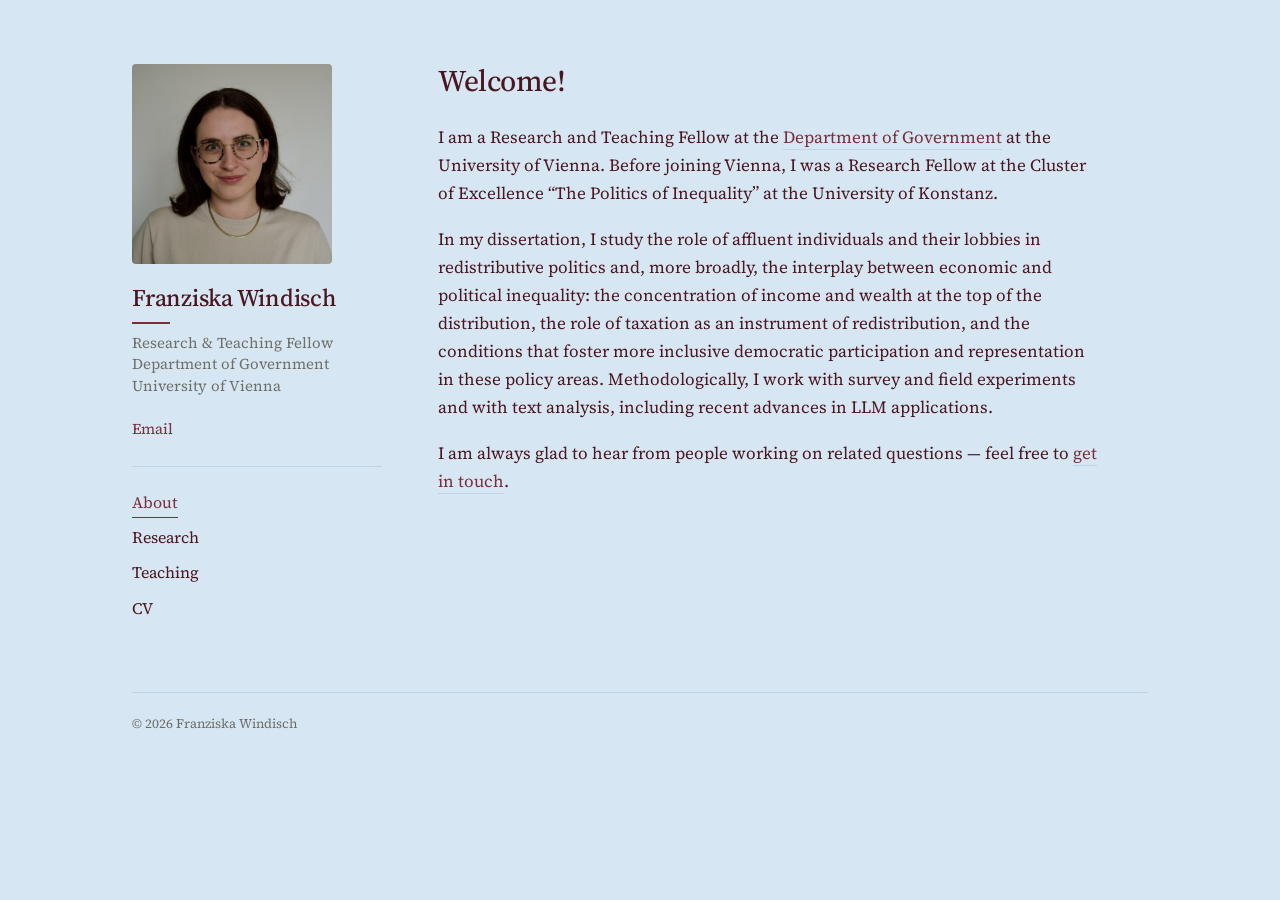
<file: index.html>
<!DOCTYPE html>
<html lang="en">
<head>
  <meta charset="utf-8">
  <meta name="viewport" content="width=device-width, initial-scale=1">
  <title>Franziska Windisch</title>
  <meta name="description" content="Franziska Windisch — Research and Teaching Fellow in Political Science at the University of Vienna, working on economic elites, taxation, and democratic participation.">
  <meta name="author" content="Franziska Windisch">
  <link rel="canonical" href="https://fraxwin.github.io/">

  <!-- Open Graph (link previews on social/messaging) -->
  <meta property="og:type" content="website">
  <meta property="og:title" content="Franziska Windisch">
  <meta property="og:description" content="Research and Teaching Fellow in Political Science at the University of Vienna.">
  <meta property="og:url" content="https://fraxwin.github.io/">
  <meta property="og:image" content="https://fraxwin.github.io/assets/headshot.jpg">

  <!-- Structured data: tells search engines this page is about a person -->
  <script type="application/ld+json">
  {
    "@context": "https://schema.org",
    "@type": "Person",
    "name": "Franziska Windisch",
    "url": "https://fraxwin.github.io/",
    "image": "https://fraxwin.github.io/assets/headshot.jpg",
    "jobTitle": "Research and Teaching Fellow",
    "affiliation": {
      "@type": "Organization",
      "name": "Department of Government, University of Vienna"
    },
    "email": "mailto:franziska.windisch@univie.ac.at",
    "knowsAbout": ["Political economy", "Economic inequality", "Taxation", "Deliberative democracy", "Redistribution"]
  }
  </script>
  <link rel="preconnect" href="https://fonts.googleapis.com">
  <link rel="preconnect" href="https://fonts.gstatic.com" crossorigin>
  <link href="https://fonts.googleapis.com/css2?family=Source+Serif+4:ital,opsz,wght@0,8..60,400;0,8..60,500;0,8..60,600;1,8..60,400&display=swap" rel="stylesheet">
  <link rel="stylesheet" href="assets/css/style.css">
</head>
<body>
  <div class="wrap">

    <aside class="panel">
      <img class="panel__photo" src="assets/headshot.jpg" alt="Franziska Windisch">
      <h1 class="panel__name">Franziska Windisch</h1>
      <p class="panel__role">
        Research &amp; Teaching Fellow<br>
        Department of Government<br>
        University of Vienna
      </p>
      <ul class="panel__links">
        <li><a href="mailto:franziska.windisch@univie.ac.at">Email</a></li>
      </ul>
      <ul class="nav">
        <li><a href="index.html" class="is-active">About</a></li>
        <li><a href="research.html">Research</a></li>
        <li><a href="teaching.html">Teaching</a></li>
        <li><a href="cv.html">CV</a></li>
      </ul>
    </aside>

    <main class="content">
      <h1>Welcome!</h1>

      <p>I am a Research and Teaching Fellow at the
      <a href="https://politikwissenschaft.univie.ac.at/">Department of Government</a>
      at the University of Vienna. Before joining Vienna, I was a Research Fellow at
      the Cluster of Excellence &ldquo;The Politics of Inequality&rdquo; at the
      University of Konstanz.</p>

      <p>In my dissertation, I study the role of affluent individuals and their
      lobbies in redistributive politics and, more broadly, the interplay between
      economic and political inequality: the concentration of income and wealth at
      the top of the distribution, the role of taxation as an instrument of
      redistribution, and the conditions that foster more inclusive democratic
      participation and representation in these policy areas. Methodologically, I
      work with survey and field experiments and with text
      analysis, including recent advances in LLM applications.</p>

      <p>I am always glad to hear from people working on related questions &mdash;
      feel free to <a href="mailto:franziska.windisch@univie.ac.at">get in touch</a>.</p>
    </main>

    <footer class="site">
      © <span id="yr"></span> Franziska Windisch
    </footer>
  </div>
  <script>document.getElementById('yr').textContent = new Date().getFullYear();</script>
</body>
</html>
</file>
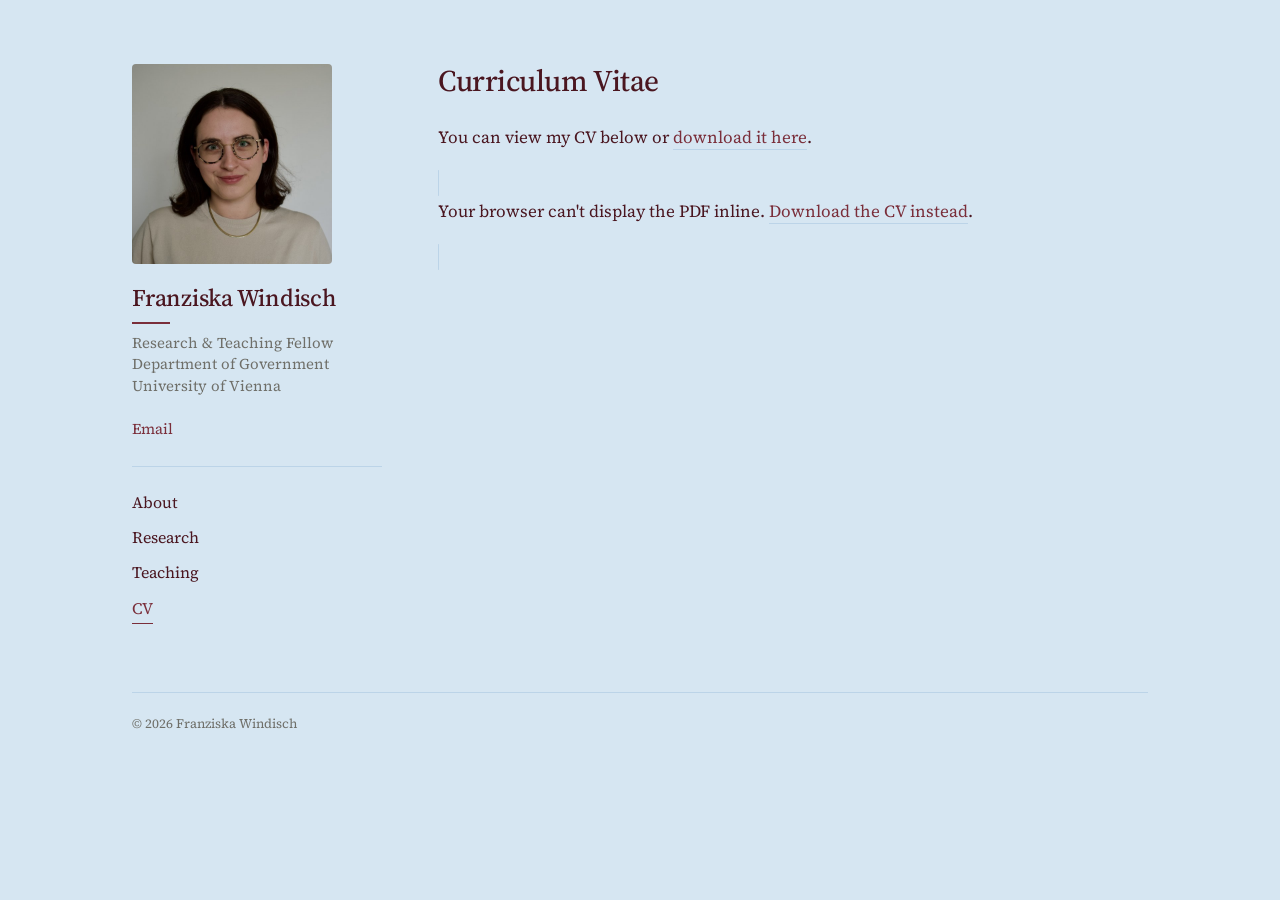
<file: cv.html>
<!DOCTYPE html>
<html lang="en">
<head>
  <meta charset="utf-8">
  <meta name="viewport" content="width=device-width, initial-scale=1">
  <title>CV — Franziska Windisch</title>
  <link rel="preconnect" href="https://fonts.googleapis.com">
  <link rel="preconnect" href="https://fonts.gstatic.com" crossorigin>
  <link href="https://fonts.googleapis.com/css2?family=Source+Serif+4:ital,opsz,wght@0,8..60,400;0,8..60,500;0,8..60,600;1,8..60,400&display=swap" rel="stylesheet">
  <link rel="stylesheet" href="assets/css/style.css">
</head>
<body>
  <div class="wrap">

    <aside class="panel">
      <img class="panel__photo" src="assets/headshot.jpg" alt="Franziska Windisch">
      <h1 class="panel__name">Franziska Windisch</h1>
      <p class="panel__role">
        Research &amp; Teaching Fellow<br>
        Department of Government<br>
        University of Vienna
      </p>
      <ul class="panel__links">
        <li><a href="mailto:franziska.windisch@univie.ac.at">Email</a></li>
      </ul>
      <ul class="nav">
        <li><a href="index.html">About</a></li>
        <li><a href="research.html">Research</a></li>
        <li><a href="teaching.html">Teaching</a></li>
        <li><a href="cv.html" class="is-active">CV</a></li>
      </ul>
    </aside>

    <main class="content">
      <h1>Curriculum Vitae</h1>

      <p>You can view my CV below or
      <a href="assets/cv.pdf">download it here</a>.</p>

      <object data="assets/cv.pdf" type="application/pdf" class="cv-embed">
        <p>Your browser can't display the PDF inline.
        <a href="assets/cv.pdf">Download the CV instead</a>.</p>
      </object>
    </main>

    <footer class="site">
      © <span id="yr"></span> Franziska Windisch
    </footer>
  </div>
  <script>document.getElementById('yr').textContent = new Date().getFullYear();</script>
</body>
</html>
</file>
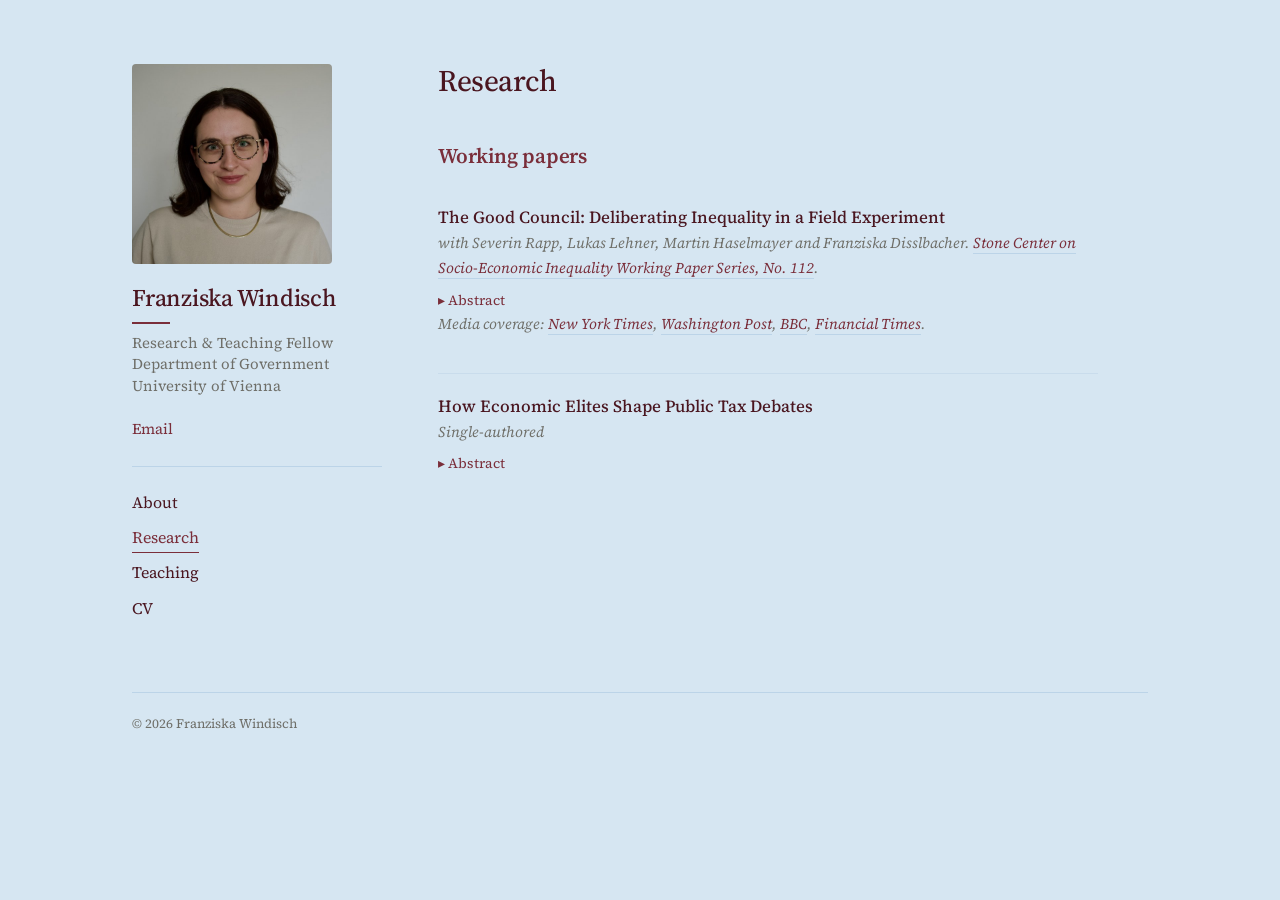
<file: research.html>
<!DOCTYPE html>
<html lang="en">
<head>
  <meta charset="utf-8">
  <meta name="viewport" content="width=device-width, initial-scale=1">
  <title>Research — Franziska Windisch</title>
  <link rel="preconnect" href="https://fonts.googleapis.com">
  <link rel="preconnect" href="https://fonts.gstatic.com" crossorigin>
  <link href="https://fonts.googleapis.com/css2?family=Source+Serif+4:ital,opsz,wght@0,8..60,400;0,8..60,500;0,8..60,600;1,8..60,400&display=swap" rel="stylesheet">
  <link rel="stylesheet" href="assets/css/style.css">
</head>
<body>
  <div class="wrap">

    <aside class="panel">
      <img class="panel__photo" src="assets/headshot.jpg" alt="Franziska Windisch">
      <h1 class="panel__name">Franziska Windisch</h1>
      <p class="panel__role">
        Research &amp; Teaching Fellow<br>
        Department of Government<br>
        University of Vienna
      </p>
      <ul class="panel__links">
        <li><a href="mailto:franziska.windisch@univie.ac.at">Email</a></li>
      </ul>
      <ul class="nav">
        <li><a href="index.html">About</a></li>
        <li><a href="research.html" class="is-active">Research</a></li>
        <li><a href="teaching.html">Teaching</a></li>
        <li><a href="cv.html">CV</a></li>
      </ul>
    </aside>

    <main class="content">
      <h1>Research</h1>

      <h2>Working papers</h2>
      <ul class="pub-list">
        <li class="pub">
          <div class="pub__title">The Good Council: Deliberating Inequality in a Field Experiment</div>
          <div class="pub__meta">with Severin Rapp, Lukas Lehner, Martin Haselmayer and Franziska Disslbacher. <a href="https://osf.io/preprints/socarxiv/zcuw6_v1">Stone Center on Socio-Economic Inequality Working Paper Series, No. 112</a>.</div>
          <details class="abstract">
            <summary></summary>
            <p>Can democratic innovations make political decision-making more informed
            and inclusive, or do they mostly engage those who are already active? This
            study contributes to debates on deliberative and participatory democracy
            with a pre-registered field experiment embedded in a citizens' assembly on
            wealth inequality in Austria. It examines how participation shapes
            redistributive preferences and democratic attitudes. By comparing
            participants, non-selected registrants, and a representative population
            sample, our design estimates the effects of assembly participation while
            accounting for self-selection. Participants gain knowledge and converge on
            a preferred tax design, yet we find no increases in political efficacy,
            engagement, or support for wealth taxation. These findings reflect strong
            self-selection among registrants, despite extensive recruitment efforts and
            attitudinal balancing on a broad issue-relevant item. This highlights both
            the promise and limits of democratic innovations: assemblies can foster
            informed agreement, yet their broader impact depends on inclusive framing,
            recruitment, and institutional anchoring.</p>
          </details>
          <p class="pub__meta">Media coverage:
          <a href="https://www.nytimes.com/2024/01/11/world/europe/austria-heiress-engelhorn-inheritance-giveaway.html">New York Times</a>,
          <a href="https://www.washingtonpost.com/world/2024/01/11/marlene-engelhorn-heiress-austria-millionaire/">Washington Post</a>,
          <a href="https://www.bbc.co.uk/news/world-europe-67935463">BBC</a>,
          <a href="https://www.ft.com/content/23f62cb4-a0a7-462d-8a26-a2996630a7a9">Financial Times</a>.</p>
        </li>
        <li class="pub">
          <div class="pub__title">How Economic Elites Shape Public Tax Debates</div>
          <div class="pub__meta">Single-authored</div>
          <details class="abstract">
            <summary></summary>
            <p>Economic elites are widely seen as influential in tax policymaking, yet
            their role in shaping public tax debates remains less understood. This paper
            argues that economic elites occupy a central role in public debates on taxing
            the rich because journalists rely on them as authoritative interpreters of
            complex policies, while elites themselves can credibly speak to the
            feasibility and economic consequences of tax policies. To examine this, I
            develop a novel claim-level approach to studying public debates on taxing the
            rich, drawing on a newly collected dataset of newspaper coverage in Austria
            and the United Kingdom from the 1990s to 2024. The findings show that economic
            elites are highly prominent participants in debates on taxing the rich,
            appearing in around 26% of relevant articles in Austria and 51% in the UK. In
            line with their theorized role as policy experts, and in contrast to political
            elites, they justify their positions primarily through technical and
            structural frames, while moral justifications remain comparatively rare. This
            highlights that public debates over redistribution are not only a product of
            overt partisan contestation, but are also shaped by economic elites' ability
            to influence the informational environment in which citizens interpret and
            evaluate redistributive policies.</p>
          </details>
        </li>
      </ul>
    </main>

    <footer class="site">
      © <span id="yr"></span> Franziska Windisch
    </footer>
  </div>
  <script>document.getElementById('yr').textContent = new Date().getFullYear();</script>
</body>
</html>
</file>
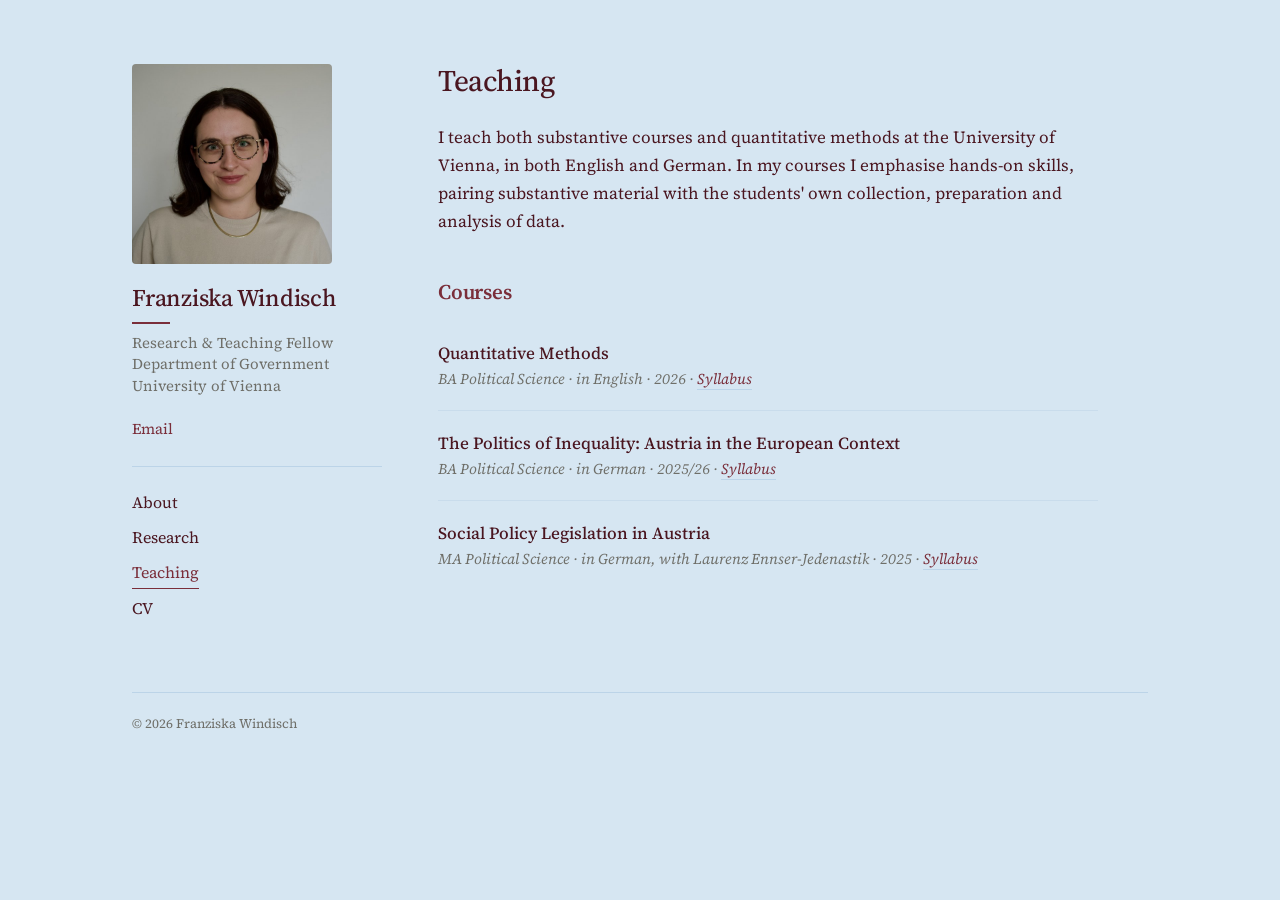
<file: teaching.html>
<!DOCTYPE html>
<html lang="en">
<head>
  <meta charset="utf-8">
  <meta name="viewport" content="width=device-width, initial-scale=1">
  <title>Teaching — Franziska Windisch</title>
  <link rel="preconnect" href="https://fonts.googleapis.com">
  <link rel="preconnect" href="https://fonts.gstatic.com" crossorigin>
  <link href="https://fonts.googleapis.com/css2?family=Source+Serif+4:ital,opsz,wght@0,8..60,400;0,8..60,500;0,8..60,600;1,8..60,400&display=swap" rel="stylesheet">
  <link rel="stylesheet" href="assets/css/style.css">
</head>
<body>
  <div class="wrap">

    <aside class="panel">
      <img class="panel__photo" src="assets/headshot.jpg" alt="Franziska Windisch">
      <h1 class="panel__name">Franziska Windisch</h1>
      <p class="panel__role">
        Research &amp; Teaching Fellow<br>
        Department of Government<br>
        University of Vienna
      </p>
      <ul class="panel__links">
        <li><a href="mailto:franziska.windisch@univie.ac.at">Email</a></li>
      </ul>
      <ul class="nav">
        <li><a href="index.html">About</a></li>
        <li><a href="research.html">Research</a></li>
        <li><a href="teaching.html" class="is-active">Teaching</a></li>
        <li><a href="cv.html">CV</a></li>
      </ul>
    </aside>

    <main class="content">
      <h1>Teaching</h1>

      <p>I teach both substantive courses and quantitative methods at the University
      of Vienna, in both English and German. In my courses I emphasise hands-on skills,
      pairing substantive material with the students' own collection, preparation and
      analysis of data.</p>

      <h2>Courses</h2>
      <ul class="pub-list">
        <li class="pub">
          <div class="pub__title">Quantitative Methods</div>
          <div class="pub__meta">BA Political Science &middot; in English &middot; 2026 &middot; <a href="https://drive.google.com/file/d/1dz3sfSXZ9Eclkvgz-cW51f4n5ZagbtU1/view?usp=share_link">Syllabus</a></div>
        </li>
        <li class="pub">
          <div class="pub__title">The Politics of Inequality: Austria in the European Context</div>
          <div class="pub__meta">BA Political Science &middot; in German &middot; 2025/26 &middot; <a href="https://drive.google.com/file/d/1eLIzIQKaGeVQ0dWcjx7W1_QNOKPy5_Rp/view?usp=share_link">Syllabus</a></div>
        </li>
        <li class="pub">
          <div class="pub__title">Social Policy Legislation in Austria</div>
          <div class="pub__meta">MA Political Science &middot; in German, with Laurenz Ennser-Jedenastik &middot; 2025 &middot; <a href="https://drive.google.com/file/d/1sAD_fniO_46M_wEZvP8K6OzcgKeRjtFD/view?usp=share_link">Syllabus</a></div>
        </li>
      </ul>
    </main>

    <footer class="site">
      © <span id="yr"></span> Franziska Windisch
    </footer>
  </div>
  <script>document.getElementById('yr').textContent = new Date().getFullYear();</script>
</body>
</html>
</file>
<file: assets/css/style.css>
/* ---------------------------------------------------------------
   Franziska Windisch — academic homepage
   Type: Source Serif 4 throughout
   Layout: fixed left panel + content column, five pages
----------------------------------------------------------------- */

:root {
  --maxw: 1080px;
  --panel-w: 250px;
  --gap: 56px;

  --ink:      #4a1620;
  --ink-soft: #6f6f69;
  --ink-mute: #6f6f69;
  --line:     #bcd4e8;
  --line-soft:#c9dcec;
  --bg:       #d6e6f2;
  --panel-bg: #d6e6f2;
  --accent:   #7a2e3a;   /* burgundy, adjustable */
  --accent-h: #6a2530;
}

* { box-sizing: border-box; }

html { -webkit-text-size-adjust: 100%; }

body {
  margin: 0;
  background: var(--bg);
  color: var(--ink);
  font-family: "Source Serif 4", Georgia, "Times New Roman", serif;
  font-size: 17px;
  line-height: 1.65;
  font-weight: 400;
  -webkit-font-smoothing: antialiased;
  text-rendering: optimizeLegibility;
}

.wrap {
  max-width: var(--maxw);
  margin: 0 auto;
  padding: 64px 32px 96px;
  display: grid;
  grid-template-columns: var(--panel-w) 1fr;
  column-gap: var(--gap);
  align-items: start;
}

/* -------------------- left panel -------------------- */

.panel {
  position: sticky;
  top: 64px;
}

.panel__photo {
  width: 100%;
  max-width: 200px;
  aspect-ratio: 1 / 1;
  object-fit: cover;
  border-radius: 4px;
  background: #eceadf;
  display: block;
  margin-bottom: 20px;
}

.panel__name {
  font-size: 24px;
  font-weight: 500;
  line-height: 1.15;
  margin: 0 0 8px;
  letter-spacing: -0.01em;
}

.panel__name::after {
  content: "";
  display: block;
  width: 38px;
  height: 2px;
  background: var(--accent);
  margin: 10px 0 4px;
}

.panel__role {
  font-size: 15px;
  color: var(--ink-soft);
  line-height: 1.45;
  margin: 0 0 20px;
}

.panel__role a { color: var(--ink-soft); }

.panel__links {
  list-style: none;
  margin: 0 0 24px;
  padding: 0;
  font-size: 15px;
}

.panel__links li { margin: 0 0 6px; }

.panel__links a {
  color: var(--accent);
  text-decoration: none;
  border-bottom: 1px solid transparent;
  transition: border-color .15s ease;
}

.panel__links a:hover { border-bottom-color: var(--accent); }

/* -------------------- navigation -------------------- */

.nav {
  list-style: none;
  margin: 0;
  padding: 20px 0 0;
  border-top: 1px solid var(--line);
  font-size: 16px;
}

.nav li { margin: 0 0 4px; }

.nav a {
  color: var(--ink);
  text-decoration: none;
  padding: 2px 0;
  display: inline-block;
  border-bottom: 1px solid transparent;
  transition: border-color .15s ease, color .15s ease;
}

.nav a:hover { color: var(--accent); }

.nav a.is-active {
  color: var(--accent);
  border-bottom-color: var(--accent);
}

/* -------------------- content -------------------- */

.content { max-width: 660px; }

.content h1 {
  font-size: 30px;
  font-weight: 500;
  letter-spacing: -0.015em;
  margin: 0 0 24px;
  line-height: 1.15;
}

.content h2 {
  font-size: 21px;
  font-weight: 600;
  color: var(--accent);
  margin: 40px 0 12px;
  letter-spacing: -0.01em;
}

.content h3 {
  font-size: 17px;
  font-weight: 500;
  margin: 28px 0 6px;
}

.content p { margin: 0 0 18px; }

.content a {
  color: var(--accent);
  text-decoration: none;
  border-bottom: 1px solid var(--line);
  transition: border-color .15s ease;
}

.content a:hover { border-bottom-color: var(--accent); }

.content strong { font-weight: 500; }

.lead { font-size: 19px; line-height: 1.6; }

hr {
  border: 0;
  border-top: 1px solid var(--line);
  margin: 40px 0;
}

/* publication / list items */

.pub-list, .plain-list {
  list-style: none;
  margin: 0;
  padding: 0;
}

.pub {
  padding: 18px 0;
  border-bottom: 1px solid var(--line-soft);
}

.pub:last-child { border-bottom: 0; }

.pub__title { font-weight: 500; }

.pub__meta {
  color: var(--ink-mute);
  font-size: 15px;
  font-style: italic;
}

.pub__venue { font-style: italic; }

details.abstract {
  margin-top: 8px;
  font-size: 15px;
}

details.abstract summary {
  cursor: pointer;
  color: var(--accent);
  font-size: 14px;
  list-style: none;
  user-select: none;
}

details.abstract summary::-webkit-details-marker { display: none; }

details.abstract summary::before {
  content: "▸ Abstract";
}

details.abstract[open] summary::before {
  content: "▾ Abstract";
}

details.abstract p {
  color: var(--ink-soft);
  margin-top: 8px;
  padding-left: 2px;
}

.tag {
  display: inline-block;
  font-size: 13px;
  color: var(--ink-mute);
  border: 1px solid var(--line);
  border-radius: 3px;
  padding: 1px 8px;
  margin-right: 6px;
}

.note {
  background: #f4f2ea;
  border-left: 3px solid var(--accent);
  padding: 12px 16px;
  font-size: 15px;
  color: var(--ink-soft);
  margin: 0 0 20px;
  border-radius: 0 4px 4px 0;
}

.talks { list-style: none; padding: 0; margin: 0; font-size: 16px; }
.talks li { padding: 6px 0; border-bottom: 1px solid var(--line-soft); }
.talks .date { color: var(--ink-mute); font-size: 14px; display: inline-block; min-width: 92px; }

footer.site {
  grid-column: 1 / -1;
  margin-top: 64px;
  padding-top: 20px;
  border-top: 1px solid var(--line);
  font-size: 13px;
  color: var(--ink-mute);
}

/* -------------------- responsive -------------------- */

@media (max-width: 760px) {
  .wrap {
    grid-template-columns: 1fr;
    row-gap: 40px;
    padding: 40px 22px 72px;
  }
  .panel { position: static; }
  .panel__photo { max-width: 130px; }
  .content, .content h1 { max-width: none; }
  .content h1 { font-size: 26px; }
  body { font-size: 16px; }
  .nav {
    display: flex;
    flex-wrap: wrap;
    gap: 4px 20px;
    padding-top: 16px;
  }
  .nav li { margin: 0; }
}

@media (prefers-reduced-motion: reduce) {
  * { transition: none !important; }
}

/* Embedded CV PDF viewer */
.cv-embed {
  width: 100%;
  height: 800px;
  border: 1px solid var(--line, #e2e0d8);
  border-radius: 4px;
  margin-top: 8px;
  background: #f4f2ea;
}
@media (max-width: 760px) {
  .cv-embed { height: 60vh; }
}
</file>
